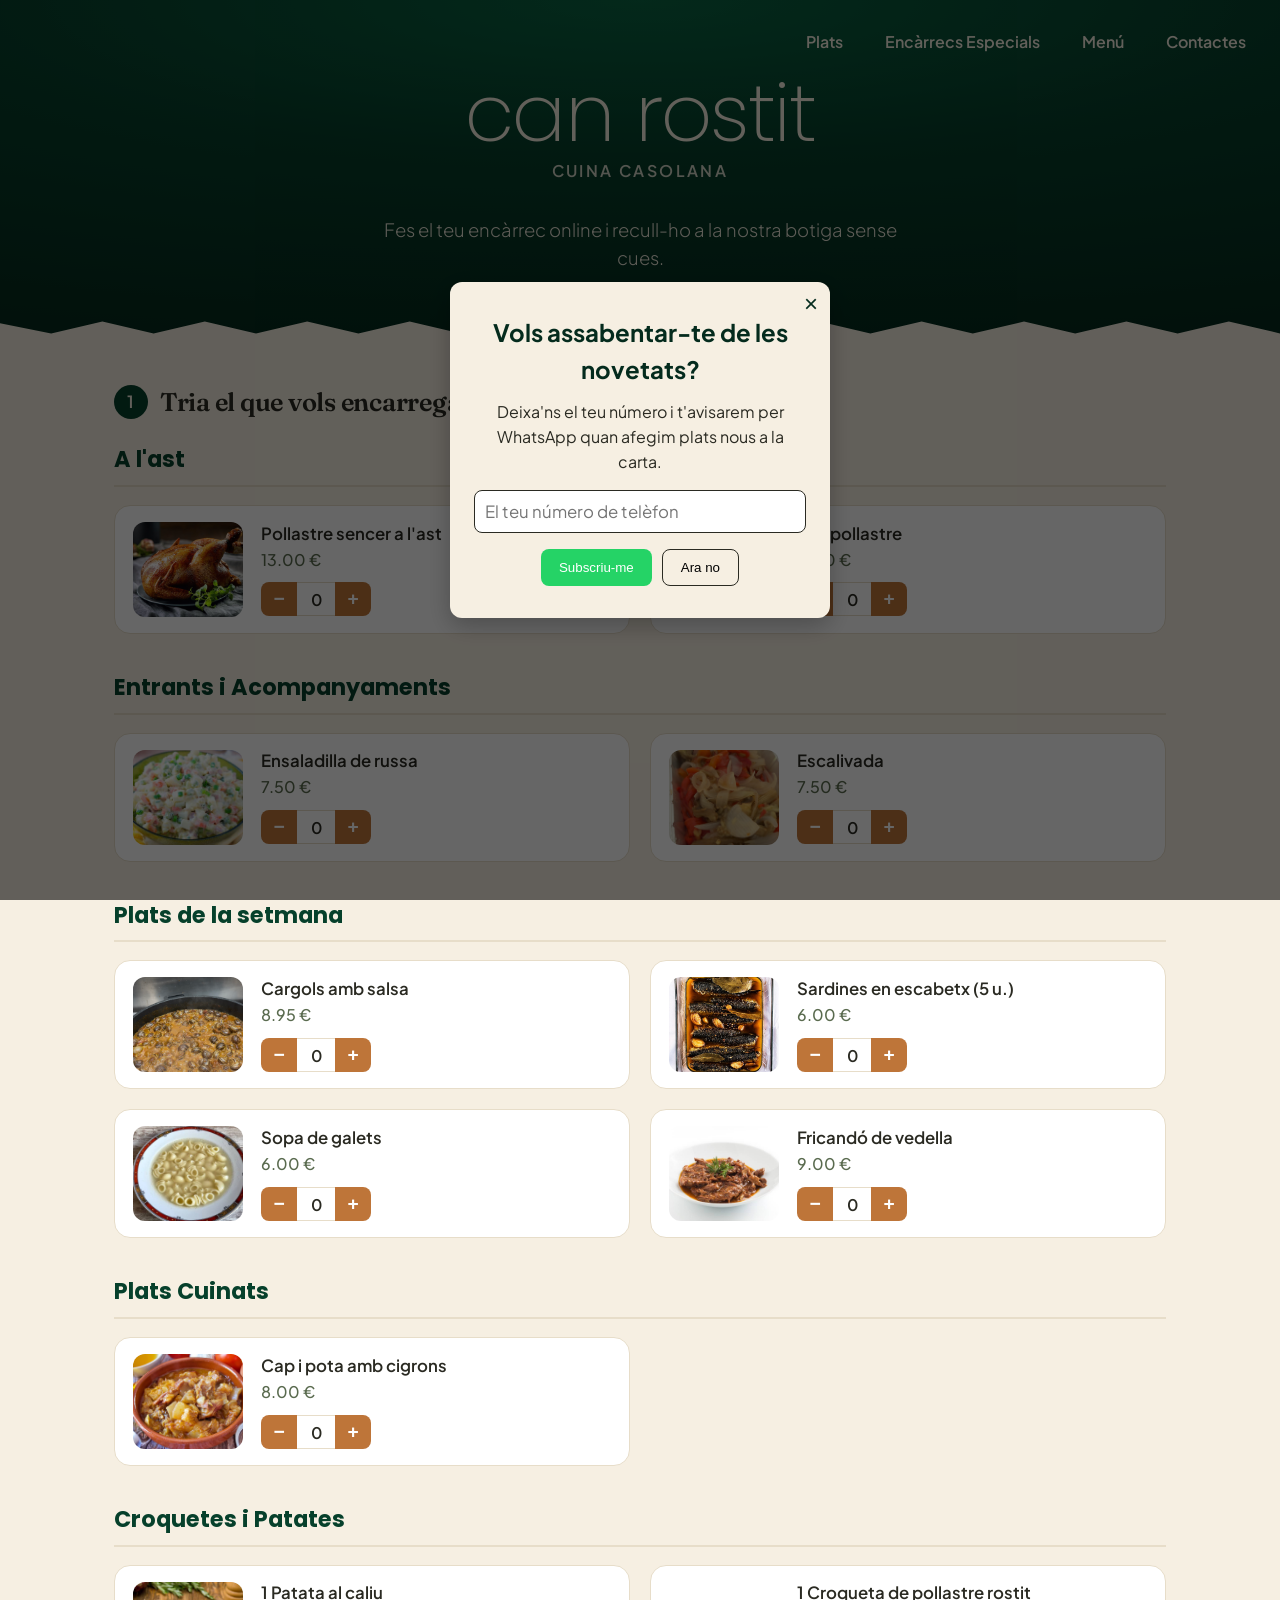
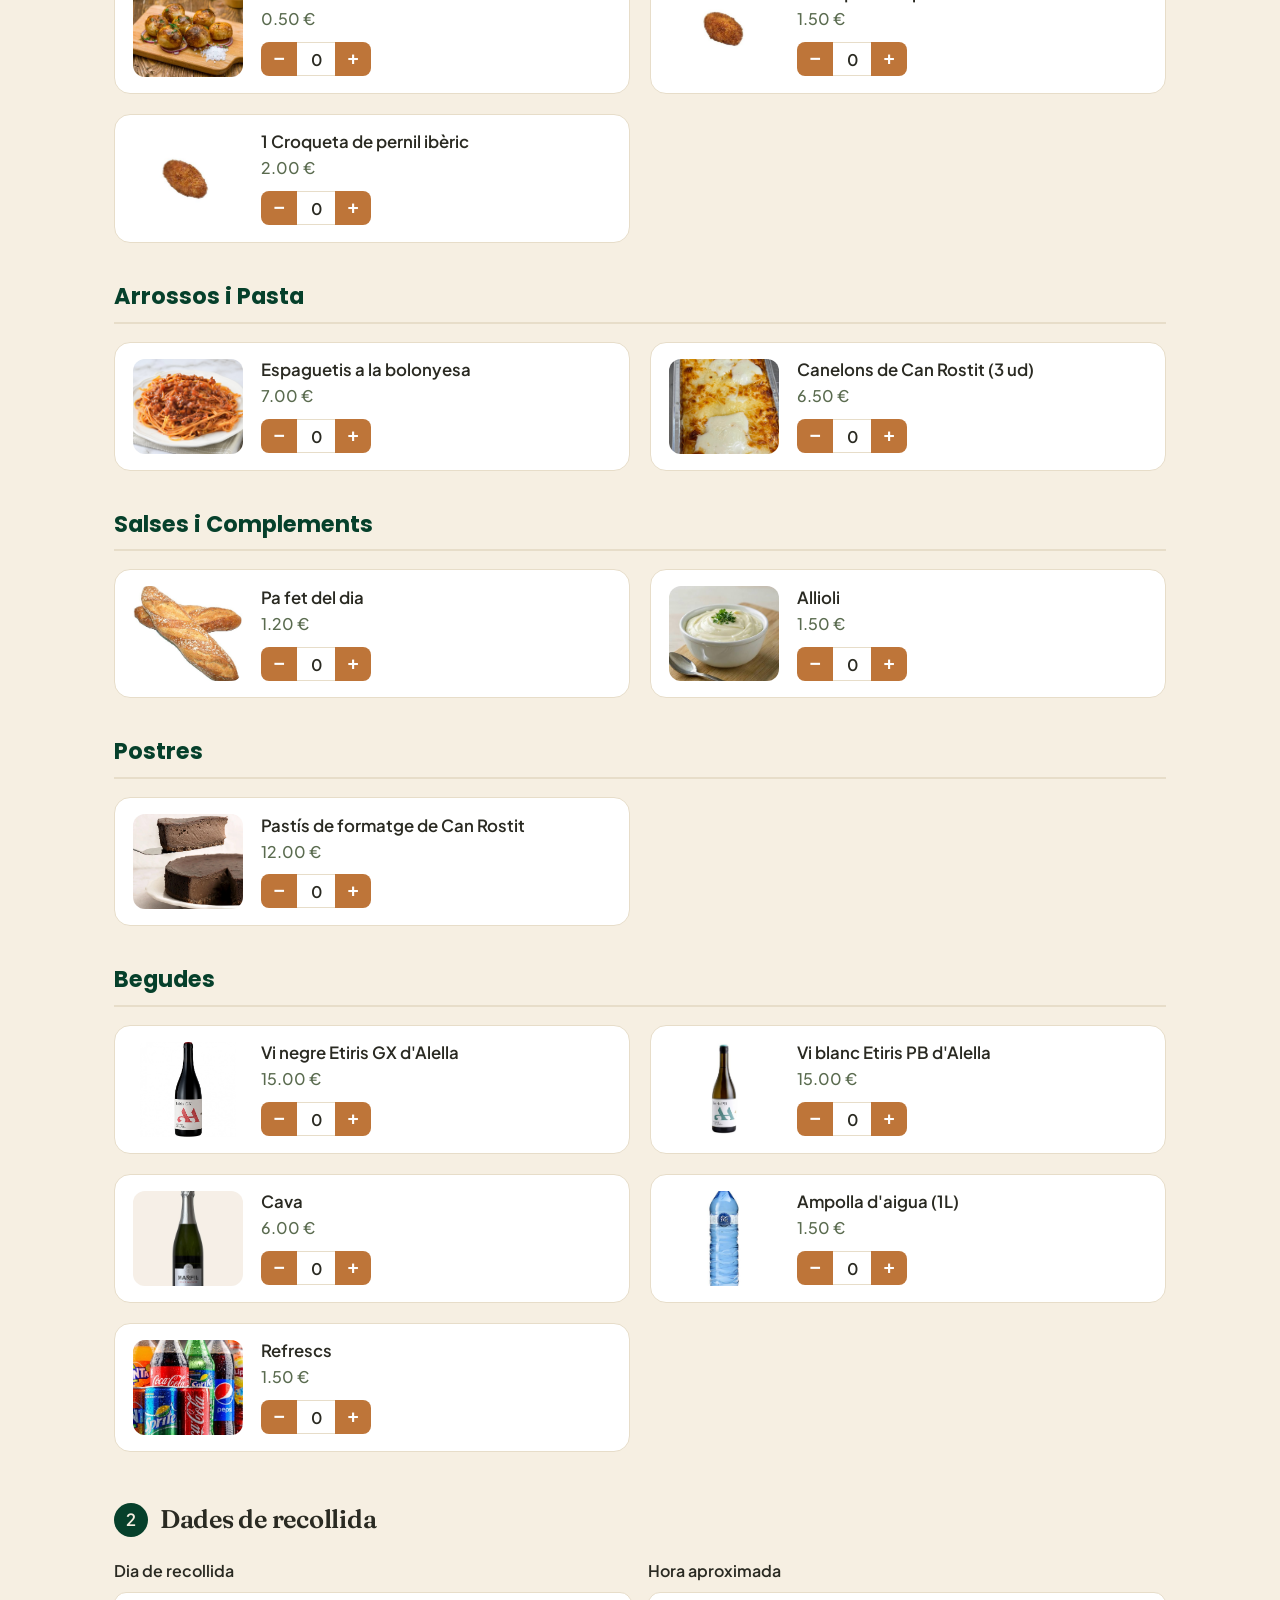
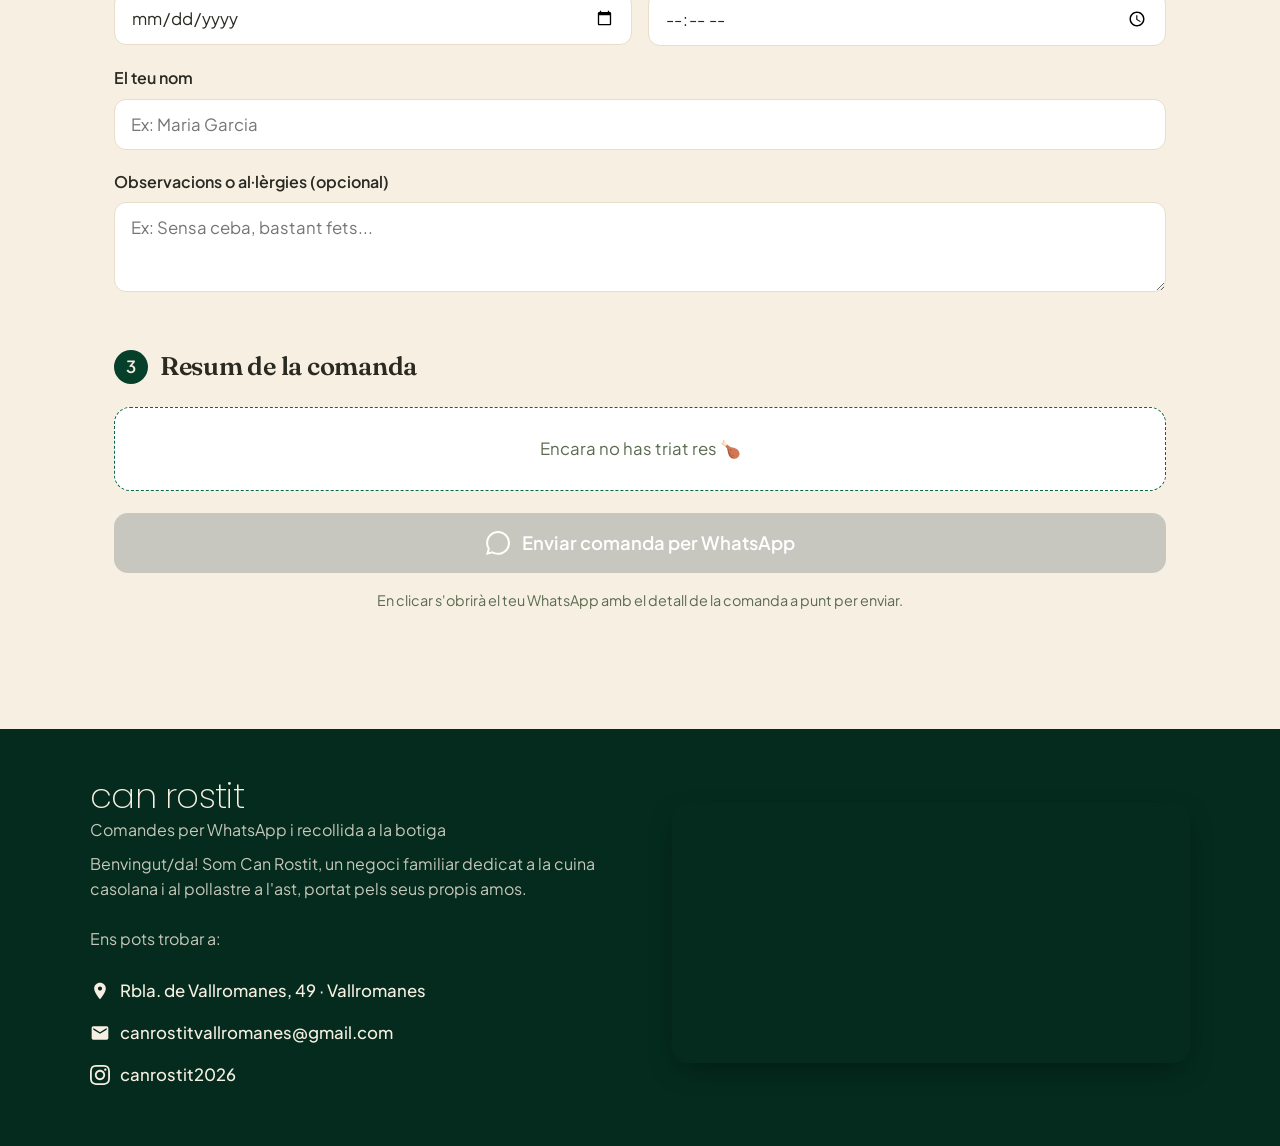
<file: index.html>
<!DOCTYPE html>
<html lang="ca">

<head>
  <meta charset="UTF-8">
  <meta name="viewport" content="width=device-width, initial-scale=1.0">
  <title>Can Rostit - Plats</title>
  <link rel="stylesheet" href="style.css">
  <link rel="icon" href="img/favicon.png" type="image/png">
  <script src="script.js" defer></script>
</head>

<body>
  <!-- Modal de subscripció a novetats -->
  <div id="modal-subscripcio" class="modal-overlay" hidden>
    <div class="modal-box">
      <button id="tancar-modal" class="modal-tancar" aria-label="Tancar">&times;</button>
      <h2>Vols assabentar-te de les novetats?</h2>
      <p>Deixa'ns el teu número i t'avisarem per WhatsApp quan afegim plats nous a la carta.</p>
      <input type="tel" id="input-telefon-subscripcio" placeholder="El teu número de telèfon">
      <div class="modal-botons">
        <button id="btn-subscriure" class="btn-primari">Subscriu-me</button>
        <button id="btn-ara-no" class="btn-secundari">Ara no</button>
      </div>
    </div>
  </div>

  <!-- Capçalera -->
  <header>
    <nav>
      <ul class="menu">
        <li><a href="index.html">Plats</a></li>
        <li><a href="encarrecs.html">Encàrrecs Especials</a></li>
        <li><a href="menus.html">Menú</a></li>
        <li><a href="#contacte">Contactes</a></li>
      </ul>
    </nav>
    <h1>can rostit</h1>
    <h3 class="sub_titol">Cuina casolana</h3>
    <p class="sub">Fes el teu encàrrec online i recull-ho a la nostra botiga sense cues.</p>
  </header>
  <main id="plats">
    <!-- PAS 1: Llista de Productes per Categories -->
    <section class="pas">
      <div class="pas-num">
        <span>1</span>
        <h2>Tria el que vols encarregar</h2>
      </div>

      <!-- El JavaScript omplirà aquest div automàticament -->
      <div id="llista"></div>
    </section>

    <!-- PAS 2: Dades de Recollida -->
    <section class="pas" id="encarrecs">
      <div class="pas-num">
        <span>2</span>
        <h2>Dades de recollida</h2>
      </div>

      <div class="fila">
        <div class="camp">
          <label class="lbl" for="dia">Dia de recollida</label>
          <input type="date" id="dia">
        </div>
        <div class="camp">
          <label class="lbl" for="hora">Hora aproximada</label>
          <input type="time" id="hora">
        </div>
      </div>

      <div class="camp">
        <label class="lbl" for="nom">El teu nom</label>
        <input type="text" id="nom" placeholder="Ex: Maria Garcia">
      </div>

      <div class="camp">
        <label class="lbl" for="notes">Observacions o al·lèrgies (opcional)</label>
        <textarea id="notes" placeholder="Ex: Sensa ceba, bastant fets..."></textarea>
      </div>
    </section>

    <!-- PAS 3: Resum i Enviament -->
    <section class="pas">
      <div class="pas-num">
        <span>3</span>
        <h2>Resum de la comanda</h2>
      </div>

      <div id="resum" class="resum">
        <div class="buit">Encara no has triat res 🍗</div>
      </div>

      <button id="enviar" class="enviar" disabled>
        <svg viewBox="0 0 24 24" fill="currentColor">
          <path
            d="M.057 24l1.687-6.163c-1.041-1.804-1.588-3.849-1.587-5.946.003-6.556 5.338-11.891 11.893-11.891 3.181.001 6.167 1.24 8.413 3.488 2.245 2.248 3.481 5.236 3.48 8.414-.003 6.557-5.338 11.892-11.893 11.892-1.99-.001-3.951-.5-5.688-1.448l-6.305 1.654zm6.597-3.807c1.676.995 3.276 1.591 5.392 1.592 5.448 0 9.886-4.434 9.889-9.885.002-5.462-4.415-9.89-9.881-9.892-5.452 0-9.887 4.434-9.889 9.884-.001 2.225.651 3.891 1.746 5.634l-.999 3.648 3.742-.981z" />
        </svg>
        Enviar comanda per WhatsApp
      </button>
      <p class="nota">En clicar s'obrirà el teu WhatsApp amb el detall de la comanda a punt per enviar.</p>
    </section>

  </main>

  <footer id="contacte">
    <div class="footer-container">
      <div class="footer-div">
        <div>
          <h1 class="footer_h1">can rostit</h1>
          <p class="footer-sub">Comandes per WhatsApp i recollida a la botiga</p>
          <p class="footer-sub-text">Benvingut/da! Som Can Rostit, un negoci familiar dedicat a la cuina casolana i al
            pollastre a l'ast, portat pels seus propis amos.<br><br>Ens pots trobar a:</p>
        </div>
        <!-- Adreça -->
        <a class="adreca" href="https://maps.google.com/?q=Rbla.+de+Vallromanes,+49,+Vallromanes" target="_blank"
          rel="noopener">
          <svg class="adreca-icona-svg" viewBox="0 0 24 24" fill="currentColor">
            <path
              d="M12 2C8.13 2 5 5.13 5 9c0 5.25 7 13 7 13s7-7.75 7-13c0-3.87-3.13-7-7-7zm0 9.5c-1.38 0-2.5-1.12-2.5-2.5s1.12-2.5 2.5-2.5 2.5 1.12 2.5 2.5-1.12 2.5-2.5 2.5z" />
          </svg>
          <span>Rbla. de Vallromanes, 49 · Vallromanes</span>
        </a>

        <!-- Correu -->
        <a class="correo" href="mailto:canrostitvallromanes@gmail.com" target="_blank" rel="noopener">
          <svg class="adreca-icona-svg" viewBox="0 0 24 24" fill="currentColor">
            <path
              d="M20 4H4c-1.1 0-1.99.9-1.99 2L2 18c0 1.1.9 2 2 2h16c1.1 0 2-.9 2-2V6c0-1.1-.9-2-2-2zm0 4l-8 5-8-5V6l8 5 8-5v2z" />
          </svg>
          <span>canrostitvallromanes@gmail.com</span>
        </a>

        <!-- Instagram -->
        <a class="insta" href="https://www.instagram.com/canrostit2026/" target="_blank" rel="noopener">
          <svg class="adreca-icona-svg" viewBox="0 0 24 24" fill="currentColor">
            <path
              d="M12 2.163c3.204 0 3.584.012 4.85.07 3.252.148 4.771 1.691 4.919 4.919.058 1.265.069 1.645.069 4.849 0 3.205-.012 3.584-.069 4.849-.149 3.225-1.664 4.771-4.919 4.919-1.266.058-1.644.07-4.85.07-3.204 0-3.584-.012-4.849-.07-3.26-.149-4.771-1.699-4.919-4.92-.058-1.265-.07-1.644-.07-4.849 0-3.204.013-3.583.07-4.849.149-3.227 1.664-4.771 4.919-4.919 1.266-.057 1.645-.069 4.849-.069zm0-2.163c-3.259 0-3.667.014-4.947.072-4.358.2-6.78 2.618-6.98 6.98-.059 1.281-.073 1.689-.073 4.948 0 3.259.014 3.668.072 4.948.2 4.358 2.618 6.78 6.98 6.98 1.281.058 1.689.072 4.948.072 3.259 0 3.668-.014 4.948-.072 4.354-.2 6.782-2.618 6.979-6.98.059-1.28.073-1.689.073-4.948 0-3.259-.014-3.667-.072-4.947-.196-4.354-2.617-6.78-6.979-6.98-1.281-.059-1.69-.073-4.949-.073zm0 5.838c-3.403 0-6.162 2.759-6.162 6.162s2.759 6.163 6.162 6.163 6.162-2.759 6.162-6.163c0-3.403-2.759-6.162-6.162-6.162zm0 10.162c-2.209 0-4-1.79-4-4 0-2.209 1.791-4 4-4s4 1.791 4 4c0 2.21-1.791 4-4 4zm6.406-11.845c-.796 0-1.441.645-1.441 1.44s.645 1.44 1.441 1.44c.795 0 1.439-.645 1.439-1.44s-.644-1.44-1.439-1.44z" />
          </svg>
          <span>canrostit2026</span>
        </a>
      </div>

      <div class="mapa">
        <iframe src="https://www.google.com/maps/embed?pb=!1m18!1m12!1m3!1d2986.731175189583!2d2.294815876007521!3d41.53176338702756!2m3!1f0!2f0!3f0!3m2!1i1024!2i768!4f13.1!3m3!1m2!1s0x12a4b96141af1f8f%3A0x41488941bb644554!2sCan%20Rostit!5e0!3m2!1ses!2ses!4v1785619168135!5m2!1ses!2ses" width="600" height="450" style="border:0;" allowfullscreen="" loading="lazy" referrerpolicy="strict-origin-when-cross-origin"></iframe>
      </div>
    </div>
  </footer>
</body>

</html>
</file>
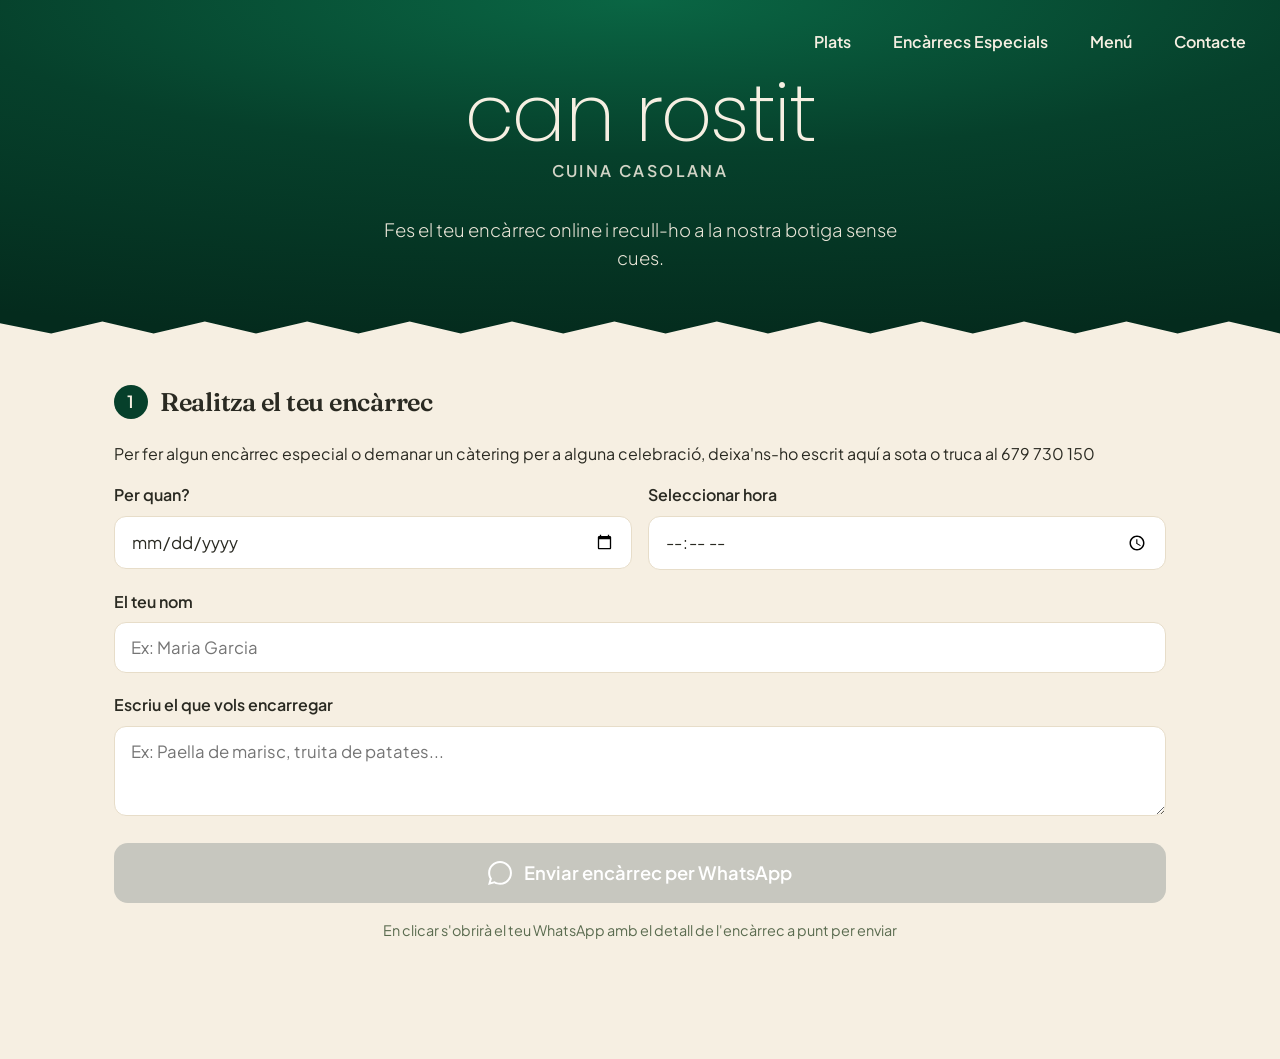
<file: encarrecs.html>
<!DOCTYPE html>
<html lang="ca">

<head>
    <meta charset="UTF-8">
    <meta name="viewport" content="width=device-width, initial-scale=1.0">
    <title>Can Rostit - Encàrrecs</title>
    <link rel="stylesheet" href="style.css">
    <link rel="icon" href="img/favicon.png" type="image/png">
    <script src="encarrecs.js" defer></script>
</head>

<body>
    <!-- Capçalera -->
    <header>
        <nav>
            <ul class="menu">
                <li><a href="index.html">Plats</a></li>
                <li><a href="encarrecs.html">Encàrrecs Especials</a></li>
                <li><a href="menus.html">Menú</a></li>
                <li><a href="index.html#contacte">Contacte</a></li>
            </ul>
        </nav>
        <h1>can rostit</h1>
        <h3 class="sub_titol">Cuina casolana</h3>
        <p class="sub">Fes el teu encàrrec online i recull-ho a la nostra botiga sense cues.</p>
    </header>
    <main id="encarrecs">
        <section class="pas">
            <div class="pas-num">
                <span>1</span>
                <h2>Realitza el teu encàrrec</h2>
            </div>

            <p class="frase-encarrec">Per fer algun encàrrec especial o demanar un càtering per a alguna celebració,
                deixa'ns-ho escrit aquí a sota o truca al 679 730 150</p>

            <div class="fila">
                <div class="camp">
                    <label class="lbl" for="dia">Per quan?</label>
                    <input type="date" id="dia">
                </div>

                <div class="camp">
                    <label class="lbl" for="hora">Seleccionar hora</label>
                    <input type="time" id="hora">
                </div>
            </div>
            <div class="camp">
                <label class="lbl" for="nom">El teu nom</label>
                <input type="text" id="nom" placeholder="Ex: Maria Garcia">
            </div>

            <div class="camp">
                <label class="lbl" for="notes">Escriu el que vols encarregar</label>
                <textarea id="notes" placeholder="Ex: Paella de marisc, truita de patates..."></textarea>
            </div>

            <button id="enviar" class="enviar" disabled>
                <svg viewBox="0 0 24 24" fill="currentColor">
                    <path
                        d="M.057 24l1.687-6.163c-1.041-1.804-1.588-3.849-1.587-5.946.003-6.556 5.338-11.891 11.893-11.891 3.181.001 6.167 1.24 8.413 3.488 2.245 2.248 3.481 5.236 3.48 8.414-.003 6.557-5.338 11.892-11.893 11.892-1.99-.001-3.951-.5-5.688-1.448l-6.305 1.654zm6.597-3.807c1.676.995 3.276 1.591 5.392 1.592 5.448 0 9.886-4.434 9.889-9.885.002-5.462-4.415-9.89-9.881-9.892-5.452 0-9.887 4.434-9.889 9.884-.001 2.225.651 3.891 1.746 5.634l-.999 3.648 3.742-.981z" />
                </svg>
                Enviar encàrrec per WhatsApp
            </button>
            <p class="nota">En clicar s'obrirà el teu WhatsApp amb el detall de l'encàrrec a punt per enviar</p>
        </section>
    </main>

</body>

</html>
</file>
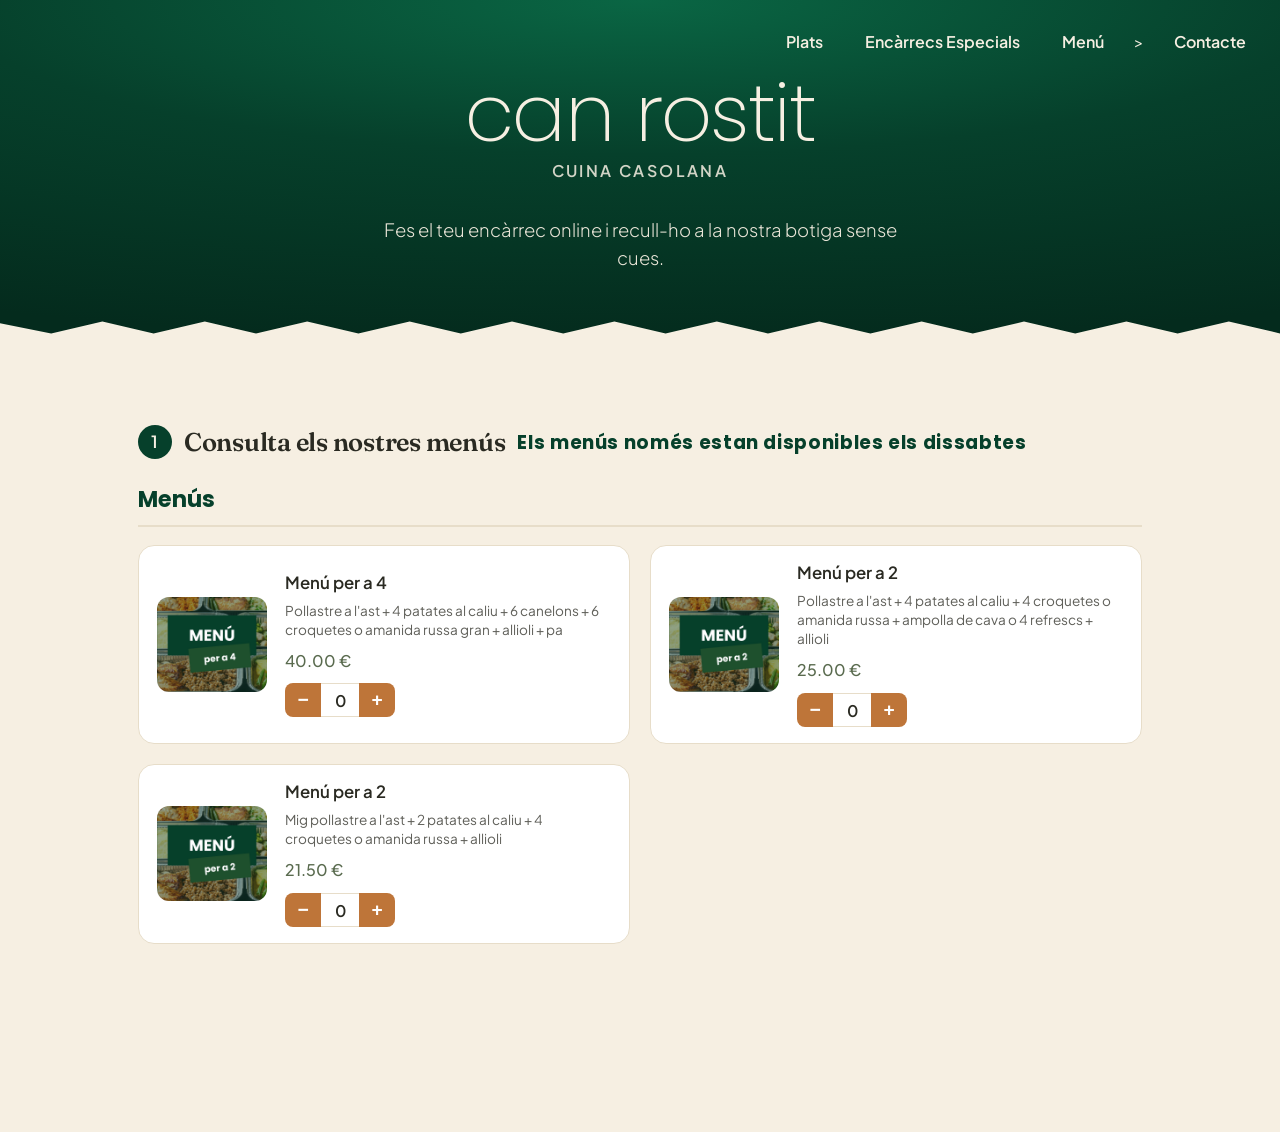
<file: menus.html>
<!DOCTYPE html>
<html lang="ca">

<head>
    <meta charset="UTF-8">
    <meta name="viewport" content="width=device-width, initial-scale=1.0">
    <title>Can Rostit - Menú</title>
    <link rel="stylesheet" href="style.css">
    <link rel="icon" href="img/favicon.png" type="image/png">
    <script src="menus.js" defer></script>
</head>

<body>
    <!-- Capçalera -->
    <header>
        <nav>
            <ul class="menu">
                <li><a href="index.html">Plats</a></li>
                <li><a href="encarrecs.html">Encàrrecs Especials</a></li>
                <li><a href="index.html">Menú</a></li>>
                <li><a href="index.html#contacte">Contacte</a></li>
            </ul>
        </nav>
        <h1>can rostit</h1>
        <h3 class="sub_titol">Cuina casolana</h3>
        <p class="sub">Fes el teu encàrrec online i recull-ho a la nostra botiga sense cues.</p>
    </header>
    <main id="encarrecs">
        <main>
            <section class="pas">
                <div class="pas-num">
                    <span>1</span>
                    <h2>Consulta els nostres menús</h2>
                    <h3>Els menús només estan disponibles els dissabtes</h3>
                </div>

                <!-- El JavaScript omplirà aquest div automàticament -->
                <div id="llista-menus">
                </div>
            </section>
        </main>

</body>

</html>
</file>
<file: style.css>
@import url('https://fonts.googleapis.com/css2?family=Fraunces:opsz,wght@9..144,400;9..144,600;9..144,900&family=Plus+Jakarta+Sans:ital,wght@0,200..800;1,200..800&family=Poppins:ital,wght@0,100;0,200;0,300;0,400;0,500;0,600;0,700;0,800;0,900;1,100;1,200;1,300;1,400;1,500;1,600;1,700;1,800;1,900&display=swap');

:root {
    --teula: #06402B;        /* verd fosc principal */
    --teula-fosc: #042b1d;
    --brasa: #0a6644;         /* verd més clar (accents) */
    --crema: #f6efe2;         /* fons càlid */
    --fusta: #2a2a22;         /* text */
    --oliva: #5a6b4f;
    --verd-wa: #25d366;       /* verd WhatsApp */
    --boto-stepper: #be7539;  /* marró càlid per als botons + i - */
    
    /* Variables de tipografia */
    --font-principal: 'Plus Jakarta Sans', sans-serif;
    --font-secundaria: 'Poppins', sans-serif;
    --font-span: 'Fraunces', serif;
    --font-titol: 'Poppins', serif;
}

* {
    box-sizing: border-box;
    margin: 0;
    padding: 0;
}

body {
    font-family: var(--font-principal);
    background: var(--crema);
    color: var(--fusta);
    line-height: 1.55;
    -webkit-font-smoothing: antialiased;
}

/* ── Capçalera ── */
header {
    background: radial-gradient(120% 100% at 50% 0%, var(--brasa) 0%, var(--teula) 45%, var(--teula-fosc) 100%);
    color: var(--crema);
    text-align: center;
    padding: 30px 22px 70px;
    position: relative;
    overflow: hidden;
}

header::after {
    content: "";
    position: absolute;
    left: 0;
    right: 0;
    bottom: -1px;
    height: 34px;
    background: var(--crema);
    clip-path: polygon(0 100%, 0 40%, 4% 70%, 8% 35%, 12% 70%, 16% 35%, 20% 70%, 24% 35%, 28% 70%, 32% 35%, 36% 70%, 40% 35%, 44% 70%, 48% 35%, 52% 70%, 56% 35%, 60% 70%, 64% 35%, 68% 70%, 72% 35%, 76% 70%, 80% 35%, 84% 70%, 88% 35%, 92% 70%, 96% 35%, 100% 70%, 100% 100%);
}

.menu {
    list-style: none;
    display: flex;
    flex-wrap: wrap;
    justify-content: flex-end;
    gap: 18px;
    margin-bottom: 20px;
}

.menu a {
    text-decoration: none;
    color: var(--crema);
    font-weight: 600;
    font-size: 1rem;
    padding: 6px 12px;
    border-radius: 8px;
}

.sub_titol {
    font-size: 1rem;
    letter-spacing: .150em;
    text-transform: uppercase;
    font-weight: 600;
    opacity: .85;
    margin-top: 0.50rem; 
    margin-bottom: 2rem;
}

header h1 {
    font-family: var(--font-titol);
    font-weight: 200; /* ExtraLight */
    font-size: 5rem;
    line-height: .95;
    letter-spacing: -.02em;
    margin-top: 1rem;
}


header p.sub {
    margin-top: 16px;
    font-weight: 300;
    font-size: 1.15rem;
    max-width: 40ch;
    margin-inline: auto;
    opacity: .95;
}

/* ── Contingut Principal ── */
main {
    max-width: 1100px;
    margin: 0 auto;
    padding: 40px 24px 70px;
}

.pas {
    margin-bottom: 48px;
}

.pas-num {
    font-family: var(--font-titol);
    font-weight: 600;
    color: var(--teula);
    font-size: 1rem;
    letter-spacing: .04em;
    display: flex;
    align-items: center;
    gap: 12px;
    margin-bottom: 20px;
}

.pas-num span {
    display: inline-grid;
    place-items: center;
    width: 34px;
    height: 34px;
    border-radius: 50%;
    background: var(--teula);
    color: var(--crema);
    font-size: 1.05rem;
    font-family: var(--font-principal);
}

.pas-num h2 {
    font-family: var(--font-span);
    font-weight: 600;
    color: var(--fusta);
    font-size: 1.6rem;
    letter-spacing: -.01em;
}

/* ── Categories de Productes ── */
.categories-container {
    display: flex;
    flex-direction: column;
    gap: 36px; /* Espai entre diferents categories */
}

.categoria-titol {
    font-family: var(--font-titol);
    font-size: 1.4rem;
    color: var(--teula);
    border-bottom: 2px solid #e7ddc9;
    padding-bottom: 8px;
    margin-bottom: 18px;
    display: flex;
    align-items: center;
    gap: 10px;
}

/* Reixeta de 2 columnes per als productes de cada categoria */
.llista-productes {
    display: grid;
    grid-template-columns: repeat(2, 1fr);
    gap: 20px;
}

/* ── Targeta de Producte ── */
.producte {
    display: flex;
    align-items: center;
    gap: 18px;
    background: #fff;
    border: 1px solid #e7ddc9;
    border-radius: 16px;
    padding: 16px 18px;
    transition: border-color .15s, box-shadow .15s;
}

.producte.actiu {
    border-color: var(--brasa);
    box-shadow: 0 6px 20px -6px rgba(6, 64, 43, .35);
}

.imatge {
    flex-shrink: 0;
    width: 110px;
    height: 95px;
}

.foto-plat {
    width: 100%;
    height: 100%;
    object-fit: cover;
    border-radius: 12px;
}

.producte .info {
    flex: 1;
    min-width: 0;
    display: flex;
    flex-direction: column;
    gap: 4px;
}

.producte .nom {
    font-weight: 600;
    font-size: 1.05rem;
    color: var(--fusta);
    line-height: 1.25;
}

.producte .descripcio {
    font-size: .85rem;
    color: var(--fusta);
    opacity: .75;
    line-height: 1.4;
    margin: 4px 0 6px;
}

.producte .preu {
    color: var(--oliva);
    font-size: 1rem;
    font-weight: 500;
    margin-bottom: 6px;
}

/* Stepper Botons (+ / -) */
.stepper {
    display: inline-flex;
    align-items: center;
}

.stepper button {
    width: 36px;
    height: 34px;
    border: none;
    cursor: pointer;
    background: var(--boto-stepper);
    color: #fff;
    font-size: 1.2rem;
    font-weight: 600;
    display: grid;
    place-items: center;
    transition: background-color .15s;
}

.stepper button:first-child {
    border-radius: 8px 0 0 8px;
}

.stepper button:last-child {
    border-radius: 0 8px 8px 0;
}

.stepper button:hover {
    background: #a35f2a;
}

.stepper .qty {
    width: 38px;
    text-align: center;
    font-weight: 600;
    border-top: 1px solid #e7ddc9;
    border-bottom: 1px solid #e7ddc9;
    height: 34px;
    line-height: 34px;
    background: #fff;
    font-size: 1rem;
}

/* ── Camps i Formularis ── */
.camp {
    margin-bottom: 20px;
}

label.lbl {
    display: block;
    font-weight: 600;
    margin-bottom: 8px;
    font-size: 1rem;
}

input,
textarea {
    width: 100%;
    font-family: inherit;
    font-size: 1.05rem;
    padding: 14px 16px;
    border: 1px solid #e7ddc9;
    border-radius: 12px;
    background: #fff;
    color: var(--fusta);
}

input:focus,
textarea:focus {
    outline: 2px solid var(--brasa);
    outline-offset: 1px;
    border-color: transparent;
}

.fila {
    display: flex;
    gap: 16px;
}

.fila .camp {
    flex: 1;
}

textarea {
    resize: vertical;
    min-height: 90px;
}

/* ── Resum i Botó ── */
.resum {
    background: #fff;
    border: 1px dashed var(--brasa);
    border-radius: 16px;
    padding: 20px 22px;
    margin-bottom: 22px;
    font-size: 1.05rem;
}

.resum .linia {
    display: flex;
    justify-content: space-between;
    padding: 4px 0;
}

.resum .total {
    border-top: 1px solid #eee;
    margin-top: 10px;
    padding-top: 12px;
    font-weight: 700;
    font-size: 1.25rem;
    color: var(--teula);
}

.resum .buit {
    color: var(--oliva);
    text-align: center;
    padding: 8px 0;
}

.enviar {
    width: 100%;
    border: none;
    cursor: pointer;
    background: var(--verd-wa);
    color: #fff;
    font-family: var(--font-principal);
    font-weight: 600;
    font-size: 1.15rem;
    padding: 18px;
    border-radius: 14px;
    display: flex;
    align-items: center;
    justify-content: center;
    gap: 12px;
    box-shadow: 0 8px 22px -10px rgba(37, 211, 100, .7);
    transition: transform .1s, opacity .15s;
}

.enviar:active {
    transform: scale(.985);
}

.enviar:disabled {
    background: #c7c7bf;
    box-shadow: none;
    cursor: not-allowed;
}

.enviar svg {
    width: 24px;
    height: 24px;
}

.nota {
    text-align: center;
    font-size: .9rem;
    color: var(--oliva);
    margin-top: 16px;
}

/* ── Encarrec ── */
.frase-encarrec{
    font-size: 1rem;
    margin-bottom: 16px;
}

/* ── Footer ── */
footer {
    background: var(--teula-fosc);
    color: var(--crema);
    padding: 50px 22px 58px;
}
.footer_h1{
    font-family: var(--font-titol);
    font-size: 2.2rem;
    color: var(--crema);
    display: block;
    margin-bottom: 5px;
    font-weight: 200; /* ExtraLight */
    line-height: .95;
    letter-spacing: -.02em;
}

.footer-container {
    max-width: 1100px;
    margin: 0 auto;
    display: flex;
    align-items: center;
    gap: 4rem;
    text-align: left;
}

.footer-div {
    flex: 1;
    display: flex;
    flex-direction: column;
    align-items: flex-start;
    gap: 16px;
}

footer strong {
    font-family: 'Fraunces', serif;
    font-size: 2.2rem;
    color: var(--crema);
    display: block;
    margin-bottom: 4px;
}

.footer-sub {
    font-size: 1rem;
    opacity: .8;
}
.footer-sub-text{
    font-size: 1rem;
    opacity: .8;
    margin-top: 10px;
    margin-bottom: 10px;
}

.adreca, .correo, .insta {
    display: inline-flex;
    align-items: center;
    gap: 10px;
    color: var(--crema);
    text-decoration: none;
    font-size: 1.05rem;
    font-weight: 500;
}

.adreca-icona {
    width: 20px;
    height: 20px;
    filter: brightness(0) invert(.92);
}
.adreca-icona-svg {
    width: 20px;
    height: 20px;
    fill: var(--crema); /* Utilitza el mateix color de text que el footer */
    flex-shrink: 0;
}

.mapa {
    flex: 1;
    border-radius: 16px;
    overflow: hidden;
    box-shadow: 0 10px 30px -12px rgba(0, 0, 0, .5);
    line-height: 0;
}

.mapa iframe {
    width: 100%;
    height: 260px;
    display: block;
}

/* ── Responsive Mobile ── */
@media (max-width: 820px) {
    .menu {
        justify-content: center;
        gap: 10px 14px;
    }
    .menu a {
        padding: 6px 8px;
        font-size: .9rem;
    }
    .llista-productes {
        grid-template-columns: 1fr;
    }
    .pas-num {
        justify-content: center;
    }
    .adreca, .correo, .insta {
        justify-content: center;
    }
    .footer-container {
        flex-direction: column;
        gap: 32px;
        text-align: center;
    }
    .footer-div {
        align-items: center;
    }
    .camp {
        margin-bottom: 16px;
    }
    .fila {
        flex-direction: column;
        gap: 20px;
    }

}

/* ── Modal de subscripció a novetats ── */
.modal-overlay {
    position: fixed;
    inset: 0;
    background: rgba(0, 0, 0, 0.6);
    display: flex;
    align-items: center;
    justify-content: center;
    z-index: 1000;
}

.modal-overlay[hidden] {
    display: none;
}

.modal-box {
    background: var(--crema);
    border-radius: 12px;
    padding: 32px 24px;
    max-width: 380px;
    width: 90%;
    position: relative;
    text-align: center;
    box-shadow: 0 8px 24px rgba(0, 0, 0, 0.25);
}

.modal-box h2 {
    color: var(--teula-fosc);
    margin-bottom: 12px;
}

.modal-tancar {
    position: absolute;
    top: 8px;
    right: 12px;
    background: none;
    border: none;
    font-size: 1.5rem;
    cursor: pointer;
    color: var(--teula-fosc);
}

#input-telefon-subscripcio {
    width: 100%;
    padding: 10px;
    margin: 16px 0;
    border: 1px solid var(--fusta);
    border-radius: 8px;
    box-sizing: border-box;
}

.modal-botons {
    display: flex;
    gap: 10px;
    justify-content: center;
}

.btn-primari {
    background: var(--verd-wa);
    color: white;
    border: none;
    padding: 10px 18px;
    border-radius: 8px;
    cursor: pointer;
}

.btn-secundari {
    background: none;
    border: 1px solid var(--fusta);
    padding: 10px 18px;
    border-radius: 8px;
    cursor: pointer;
}
</file>
